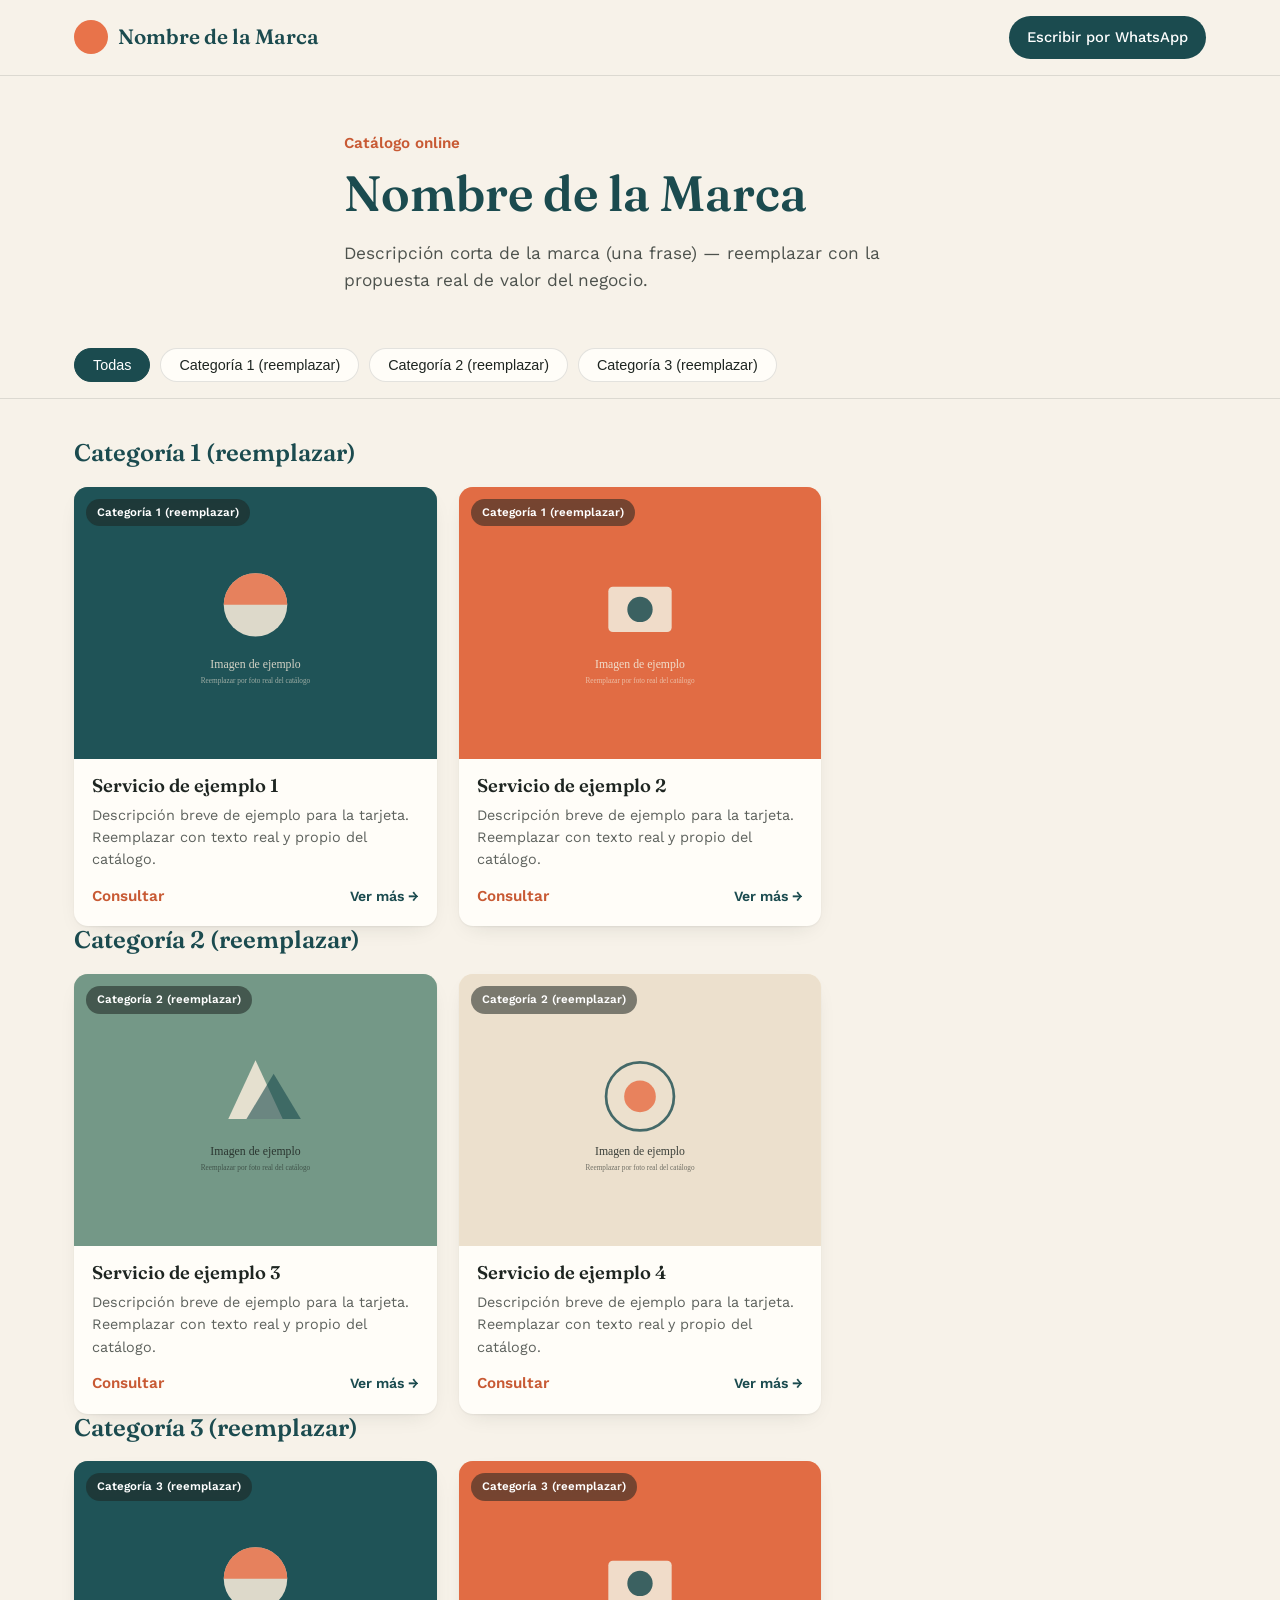
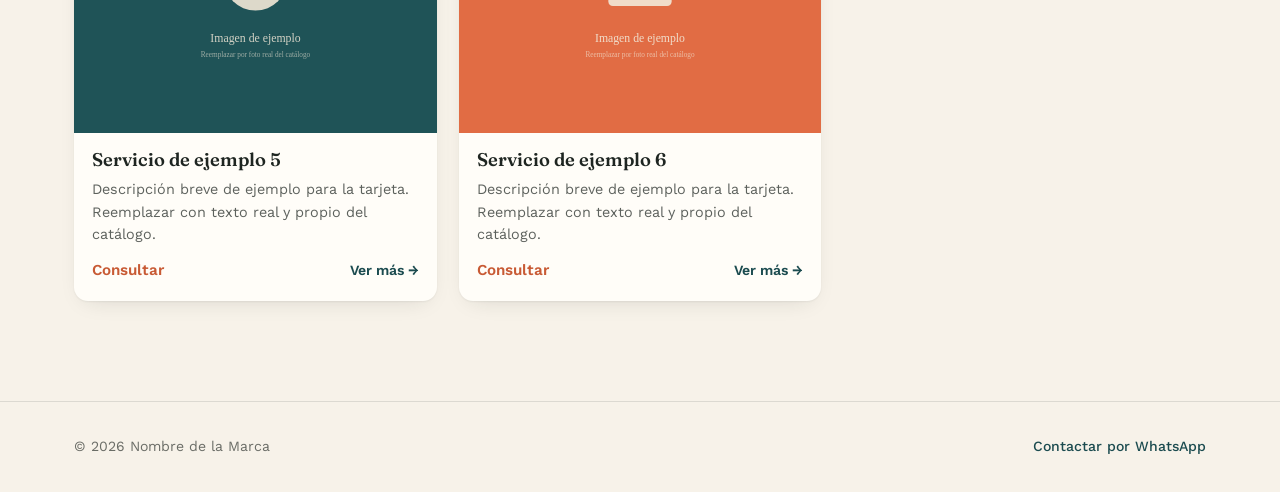
<file: sitio/index.html>
<!DOCTYPE html>
<html lang="es">
<head>
<meta charset="UTF-8">
<meta name="viewport" content="width=device-width, initial-scale=1.0">
<title>Catálogo — Rainbow Umbrella Tours</title>
<meta name="description" content="Catálogo de alojamientos.">
<link rel="stylesheet" href="css/style.css">
</head>
<body>

<header class="site-header">
  <div class="container">
    <a href="index.html" class="brand">
      <span class="brand-mark"></span>
      <span data-brand-name>Rainbow Umbrella Tours</span>
    </a>
    <div class="header-contact">
      <a class="btn-whatsapp" data-whatsapp-link data-whatsapp-msg="Hola! Quería hacer una consulta." href="#">
        <span>Escribir por WhatsApp</span>
      </a>
    </div>
  </div>
</header>

<section class="hero">
  <div class="container hero-inner">
    <span class="hero-eyebrow">Catálogo online</span>
    <h1 data-brand-name>Rainbow Umbrella Tours</h1>
    <p data-brand-desc>Nuestra especialidad es ayudarte a encontrar el lugar ideal para vos.</p>
  </div>
</section>

<nav class="category-nav">
  <div class="container">
    <div class="category-scroll" id="category-scroll"></div>
  </div>
</nav>

<main class="catalog-section">
  <div class="container" id="catalog-root"></div>
</main>

<footer class="site-footer">
  <div class="container">
    <span>© <span data-year></span> <span data-brand-name>Rainbow Umbrella Tours</span></span>
    <a data-whatsapp-link data-whatsapp-msg="Hola! Quería hacer una consulta." href="#">Contactar por WhatsApp</a>
  </div>
</footer>

<script src="js/data.js"></script>
<script src="js/main.js"></script>
</body>
</html>
</file>
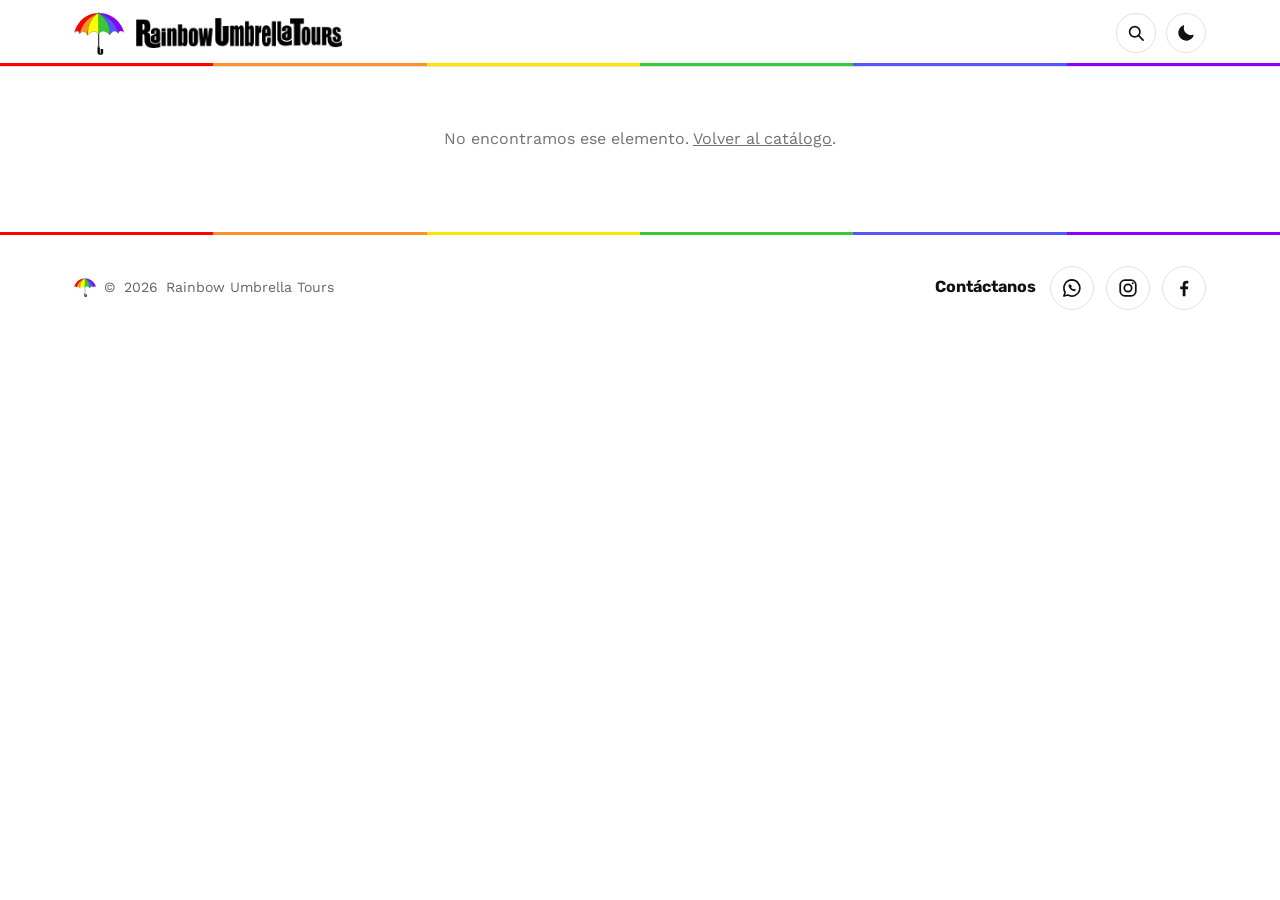
<file: ficha.html>
<!DOCTYPE html>
<html lang="es">
<head>
<meta charset="UTF-8">
<meta name="viewport" content="width=device-width, initial-scale=1.0">
<title>Detalle — Rainbow Umbrella Tours</title>
<link rel="icon" type="image/png" href="images/brand/favicon.png">
<script src="js/theme.js"></script>
<link rel="stylesheet" href="css/style.css">
</head>
<body>

<header class="site-header">
  <div class="container">
    <a href="index.html" class="brand" aria-label="Rainbow Umbrella Tours — inicio">
      <span class="brand-mark" role="presentation"></span>
      <img class="brand-wordmark brand-wordmark--light" src="images/brand/wordmark.png" alt="Rainbow Umbrella Tours" width="936" height="136">
      <img class="brand-wordmark brand-wordmark--dark" src="images/brand/wordmark-dark.png" alt="" width="936" height="136" aria-hidden="true">
    </a>
    <div class="header-contact">
      <button type="button" class="theme-toggle search-toggle" id="search-toggle" aria-label="Buscar alojamiento" aria-haspopup="dialog" aria-expanded="false" title="Buscar alojamiento">
        <svg viewBox="0 0 24 24" aria-hidden="true"><circle cx="10.5" cy="10.5" r="6.2" fill="none" stroke="currentColor" stroke-width="2"/><path d="M15.2 15.2L20.5 20.5" stroke="currentColor" stroke-width="2" stroke-linecap="round"/></svg>
      </button>
      <button type="button" class="theme-toggle" id="theme-toggle" aria-label="Activar modo oscuro" aria-pressed="false" title="Cambiar entre modo claro y oscuro">
        <svg class="icon-moon" viewBox="0 0 24 24" aria-hidden="true"><path d="M20.5 14.2A8.5 8.5 0 0 1 9.8 3.5a.6.6 0 0 0-.8-.7A9.5 9.5 0 1 0 21.2 15a.6.6 0 0 0-.7-.8z" fill="currentColor"/></svg>
        <svg class="icon-sun" viewBox="0 0 24 24" aria-hidden="true"><circle cx="12" cy="12" r="4.2" fill="currentColor"/><g stroke="currentColor" stroke-width="2" stroke-linecap="round"><path d="M12 2.5v2.2M12 19.3v2.2M2.5 12h2.2M19.3 12h2.2M5.3 5.3l1.6 1.6M17.1 17.1l1.6 1.6M18.7 5.3l-1.6 1.6M6.9 17.1l-1.6 1.6"/></g></svg>
      </button>
    </div>
  </div>
</header>

<div id="ficha-root">
  <div class="container breadcrumb">
    <a href="index.html">← Volver al catálogo</a>
  </div>

  <div class="container ficha">
    <div class="ficha-gallery" id="ficha-gallery">
      <div class="ficha-gallery-main">
        <img id="gallery-main-img" src="" alt="">
      </div>
      <div class="ficha-gallery-thumbs" id="gallery-thumbs"></div>
    </div>

    <div class="ficha-layout">
      <div>
        <div class="ficha-header">
          <div class="ficha-badges">
            <span class="ficha-tag" id="ficha-tag"></span>
            <span class="ficha-badges-extra" id="ficha-etiquetas"></span>
          </div>
          <h1 class="ficha-title" id="ficha-title"></h1>
          <p class="ficha-subtitle" id="ficha-subtitle"></p>
          <p class="ficha-location" id="ficha-location"></p>
          <p class="ficha-desc" id="ficha-desc"></p>
        </div>
        <div id="ficha-sections"></div>
      </div>

      <aside class="contact-card">
        <div class="contact-card-price" id="contact-price">Consultar</div>
        <div class="contact-card-price-label">Precio informado por el negocio</div>
        <a class="btn-whatsapp" id="contact-whatsapp" href="#">
          <span>Consultar por WhatsApp</span>
        </a>
        <div id="contact-details"></div>
        <div class="social-links" id="social-links"></div>
      </aside>
    </div>
  </div>
</div>

<footer class="site-footer">
  <div class="container">
    <span>© <span data-year></span> <span data-brand-name>Rainbow Umbrella Tours</span></span>
    <div class="footer-contact">
      <span class="footer-contact-title">Contáctanos</span>
      <ul class="social-icons">
        <li><a class="social-icon" data-whatsapp-link data-whatsapp-msg="Hola! Quería hacer una consulta." href="#" target="_blank" rel="noopener noreferrer" aria-label="WhatsApp" title="WhatsApp">
          <svg viewBox="0 0 24 24" aria-hidden="true"><path d="M12 3.2a8.8 8.8 0 0 0-7.5 13.4L3.2 20.8l4.3-1.1A8.8 8.8 0 1 0 12 3.2z" fill="none" stroke="currentColor" stroke-width="1.8" stroke-linejoin="round"/><path d="M9 7.9c-.4.4-.9 1.1-.7 2 .4 2.3 3.2 5.1 5.6 5.5.9.2 1.6-.3 2-.7l.3-.9-1.9-1.1-.8.7c-.9-.4-1.9-1.3-2.4-2.3l.7-.8-1-1.9-.8.1z" fill="currentColor"/></svg>
        </a></li>
        <li><a class="social-icon" data-social="instagram" href="#" target="_blank" rel="noopener noreferrer" aria-label="Instagram" title="Instagram">
          <svg viewBox="0 0 24 24" aria-hidden="true"><rect x="3.5" y="3.5" width="17" height="17" rx="5" fill="none" stroke="currentColor" stroke-width="1.9"/><circle cx="12" cy="12" r="4" fill="none" stroke="currentColor" stroke-width="1.9"/><circle cx="17.2" cy="6.8" r="1.1" fill="currentColor"/></svg>
        </a></li>
        <li><a class="social-icon" data-social="facebook" href="#" target="_blank" rel="noopener noreferrer" aria-label="Facebook" title="Facebook">
          <svg viewBox="0 0 24 24" aria-hidden="true"><path d="M13.6 21v-7.6h2.6l.4-3h-3V8.5c0-.9.3-1.5 1.5-1.5h1.6V4.3c-.3 0-1.2-.1-2.3-.1-2.3 0-3.8 1.4-3.8 3.9v2.3H7.9v3h2.7V21h3z" fill="currentColor"/></svg>
        </a></li>
      </ul>
    </div>
  </div>
</footer>

<script src="js/data.js"></script>
<script src="js/main.js"></script>
<script src="js/search.js"></script>
</body>
</html>
</file>
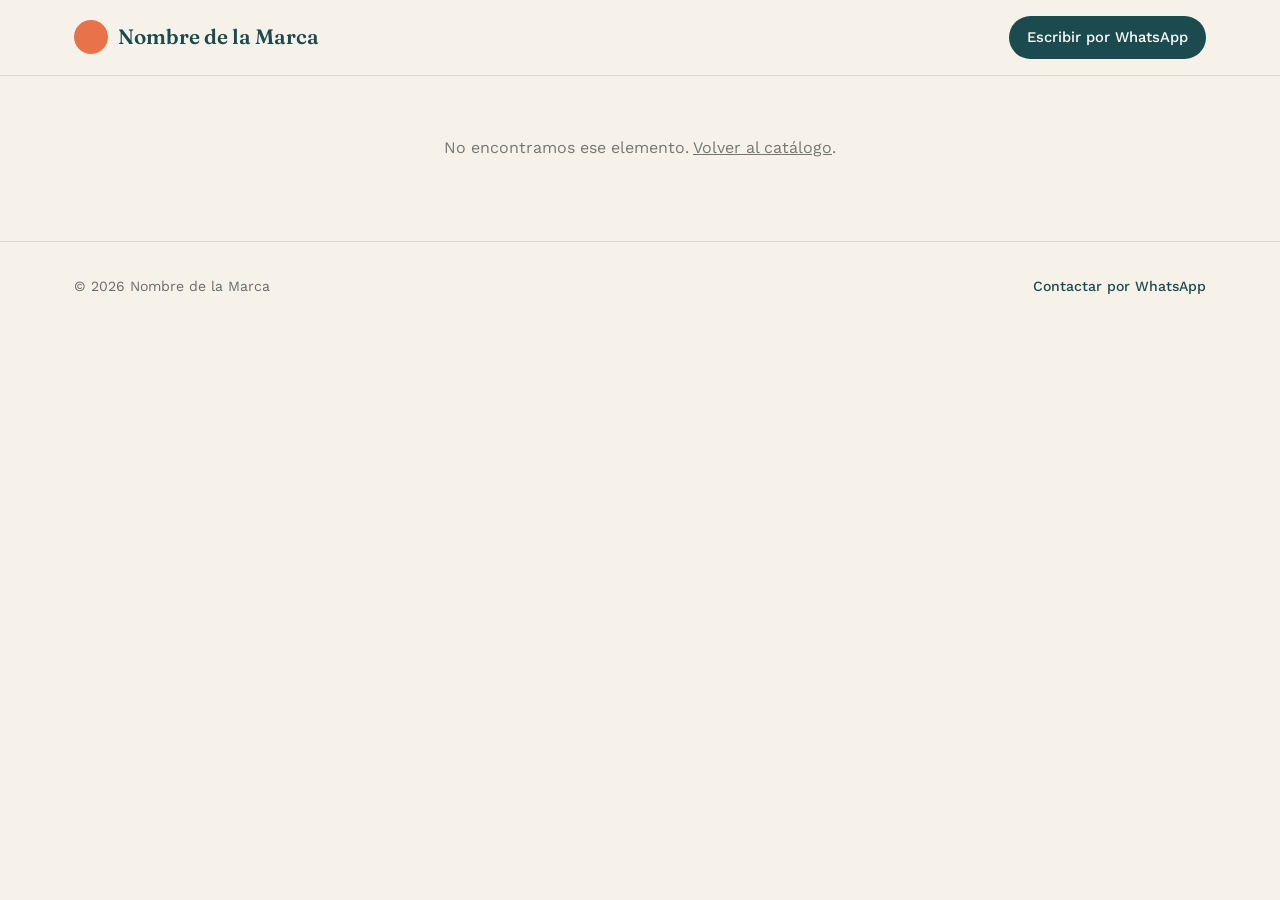
<file: sitio/ficha.html>
<!DOCTYPE html>
<html lang="es">
<head>
<meta charset="UTF-8">
<meta name="viewport" content="width=device-width, initial-scale=1.0">
<title>Detalle — Nombre de la Marca</title>
<link rel="stylesheet" href="css/style.css">
</head>
<body>

<header class="site-header">
  <div class="container">
    <a href="index.html" class="brand">
      <span class="brand-mark"></span>
      <span data-brand-name>Nombre de la Marca</span>
    </a>
    <div class="header-contact">
      <a class="btn-whatsapp" data-whatsapp-link data-whatsapp-msg="Hola! Quería hacer una consulta." href="#">
        <span>Escribir por WhatsApp</span>
      </a>
    </div>
  </div>
</header>

<div id="ficha-root">
  <div class="container breadcrumb">
    <a href="index.html">← Volver al catálogo</a>
  </div>

  <div class="container ficha">
    <div class="ficha-gallery">
      <div class="ficha-gallery-main">
        <img id="gallery-main-img" src="" alt="">
      </div>
      <div class="ficha-gallery-thumbs" id="gallery-thumbs"></div>
    </div>

    <div class="ficha-layout">
      <div>
        <div class="ficha-header">
          <span class="ficha-tag" id="ficha-tag"></span>
          <h1 class="ficha-title" id="ficha-title"></h1>
          <p class="ficha-desc" id="ficha-desc"></p>
        </div>
        <div class="ficha-features" id="ficha-features"></div>
      </div>

      <aside class="contact-card">
        <div class="contact-card-price" id="contact-price">Consultar</div>
        <div class="contact-card-price-label">Precio informado por el negocio</div>
        <a class="btn-whatsapp" id="contact-whatsapp" href="#">
          <span>Consultar por WhatsApp</span>
        </a>
        <div id="contact-details"></div>
        <div class="social-links" id="social-links"></div>
      </aside>
    </div>
  </div>
</div>

<footer class="site-footer">
  <div class="container">
    <span>© <span data-year></span> <span data-brand-name>Nombre de la Marca</span></span>
    <a data-whatsapp-link data-whatsapp-msg="Hola! Quería hacer una consulta." href="#">Contactar por WhatsApp</a>
  </div>
</footer>

<script src="js/data.js"></script>
<script src="js/main.js"></script>
</body>
</html>
</file>
<file: sitio/css/style.css>
@import url('https://fonts.googleapis.com/css2?family=Fraunces:opsz,wght@9..144,400;9..144,600;9..144,700&family=Work+Sans:wght@400;500;600&display=swap');

/* ============================================
   DESIGN TOKENS
   Reemplazar estos valores cuando llegue la
   identidad visual real del catálogo.
   ============================================ */
:root{
  --color-bg: #F7F2E9;
  --color-bg-alt: #EFE6D3;
  --color-ink: #1E2521;
  --color-primary: #1B4B4F;
  --color-primary-light: #2C6266;
  --color-accent: #E8734A;
  --color-accent-dark: #C85A34;
  --color-sage: #7A9E8E;
  --color-line: rgba(30,37,33,0.12);
  --color-card-bg: #FFFDF8;

  --font-display: 'Fraunces', Georgia, serif;
  --font-body: 'Work Sans', -apple-system, sans-serif;

  --radius-s: 6px;
  --radius-m: 14px;
  --shadow-card: 0 1px 2px rgba(30,37,33,0.06), 0 8px 24px -12px rgba(30,37,33,0.18);
  --max-width: 1180px;
}

*{ box-sizing: border-box; }
html{ scroll-behavior: smooth; }
body{
  margin: 0;
  font-family: var(--font-body);
  color: var(--color-ink);
  background: var(--color-bg);
  line-height: 1.55;
}
img{ max-width: 100%; display: block; }
a{ color: inherit; }
h1,h2,h3{ font-family: var(--font-display); margin: 0; line-height: 1.15; }
p{ margin: 0; }

.container{
  max-width: var(--max-width);
  margin: 0 auto;
  padding: 0 24px;
}

/* ---------- Header ---------- */
.site-header{
  position: sticky;
  top: 0;
  z-index: 20;
  background: var(--color-bg);
  border-bottom: 1px solid var(--color-line);
}
.site-header .container{
  display: flex;
  align-items: center;
  justify-content: space-between;
  padding-top: 16px;
  padding-bottom: 16px;
  gap: 16px;
}
.brand{
  display: flex;
  align-items: center;
  gap: 10px;
  font-family: var(--font-display);
  font-size: 1.3rem;
  font-weight: 600;
  text-decoration: none;
  color: var(--color-primary);
}
.brand-mark{
  width: 34px;
  height: 34px;
  border-radius: 50%;
  background: var(--color-accent);
  flex-shrink: 0;
}
.header-contact{
  display: flex;
  align-items: center;
  gap: 12px;
}
.btn-whatsapp{
  display: inline-flex;
  align-items: center;
  gap: 8px;
  background: var(--color-primary);
  color: #fff;
  text-decoration: none;
  padding: 10px 18px;
  border-radius: 999px;
  font-size: 0.92rem;
  font-weight: 500;
  white-space: nowrap;
  transition: background 0.15s ease;
}
.btn-whatsapp:hover{ background: var(--color-primary-light); }

/* ---------- Hero ---------- */
.hero{
  padding: 56px 0 40px;
}
.hero-inner{
  max-width: 640px;
}
.hero-eyebrow{
  color: var(--color-accent-dark);
  font-weight: 600;
  font-size: 0.95rem;
  margin-bottom: 10px;
  display: block;
}
.hero h1{
  font-size: clamp(2rem, 4.5vw, 3.1rem);
  font-weight: 600;
  color: var(--color-primary);
}
.hero p{
  margin-top: 18px;
  font-size: 1.08rem;
  color: rgba(30,37,33,0.78);
  max-width: 52ch;
}

/* ---------- Category nav ---------- */
.category-nav{
  position: sticky;
  top: 67px;
  z-index: 15;
  background: var(--color-bg);
  border-bottom: 1px solid var(--color-line);
  padding: 14px 0;
}
.category-scroll{
  display: flex;
  gap: 10px;
  overflow-x: auto;
  scrollbar-width: none;
  padding-bottom: 2px;
}
.category-scroll::-webkit-scrollbar{ display: none; }
.category-pill{
  flex-shrink: 0;
  border: 1px solid var(--color-line);
  background: var(--color-card-bg);
  padding: 8px 18px;
  border-radius: 999px;
  font-size: 0.9rem;
  font-weight: 500;
  cursor: pointer;
  color: var(--color-ink);
  transition: all 0.15s ease;
}
.category-pill:hover{ border-color: var(--color-primary); }
.category-pill.active{
  background: var(--color-primary);
  border-color: var(--color-primary);
  color: #fff;
}

/* ---------- Grid & Cards ---------- */
.catalog-section{ padding: 40px 0 80px; }
.category-heading{
  font-size: 1.5rem;
  font-weight: 600;
  color: var(--color-primary);
  margin: 44px 0 20px;
}
.category-heading:first-child{ margin-top: 0; }

.card-grid{
  display: grid;
  grid-template-columns: repeat(auto-fill, minmax(270px, 1fr));
  gap: 22px;
}
.card{
  background: var(--color-card-bg);
  border-radius: var(--radius-m);
  overflow: hidden;
  box-shadow: var(--shadow-card);
  text-decoration: none;
  color: var(--color-ink);
  display: flex;
  flex-direction: column;
  transition: transform 0.18s ease;
}
.card:hover{ transform: translateY(-3px); }
.card-image{
  aspect-ratio: 4 / 3;
  overflow: hidden;
  position: relative;
  background: var(--color-bg-alt);
}
.card-image img{
  width: 100%;
  height: 100%;
  object-fit: cover;
}
.card-tag{
  position: absolute;
  top: 12px;
  left: 12px;
  background: rgba(30,37,33,0.55);
  color: #fff;
  font-size: 0.72rem;
  font-weight: 600;
  padding: 5px 11px;
  border-radius: 999px;
  backdrop-filter: blur(2px);
}
.card-body{
  padding: 16px 18px 18px;
  display: flex;
  flex-direction: column;
  gap: 8px;
  flex: 1;
}
.card-title{
  font-family: var(--font-display);
  font-size: 1.15rem;
  font-weight: 600;
}
.card-desc{
  font-size: 0.9rem;
  color: rgba(30,37,33,0.72);
  flex: 1;
}
.card-footer{
  display: flex;
  align-items: center;
  justify-content: space-between;
  margin-top: 6px;
}
.card-price{
  font-weight: 600;
  color: var(--color-accent-dark);
  font-size: 0.95rem;
}
.card-link{
  font-size: 0.88rem;
  font-weight: 600;
  color: var(--color-primary);
}

.empty-state{
  padding: 60px 20px;
  text-align: center;
  color: rgba(30,37,33,0.6);
}

/* ---------- Ficha (detalle) ---------- */
.breadcrumb{
  padding: 22px 0 0;
  font-size: 0.88rem;
  color: rgba(30,37,33,0.6);
}
.breadcrumb a{ text-decoration: none; color: var(--color-primary); }

.ficha{ padding: 20px 0 70px; }
.ficha-gallery{
  display: grid;
  grid-template-columns: 2fr 1fr;
  gap: 10px;
  border-radius: var(--radius-m);
  overflow: hidden;
  margin-bottom: 30px;
}
.ficha-gallery-main{
  aspect-ratio: 4/3;
  background: var(--color-bg-alt);
}
.ficha-gallery-main img{ width:100%; height:100%; object-fit: cover; }
.ficha-gallery-thumbs{
  display: grid;
  grid-template-rows: repeat(2, 1fr);
  gap: 10px;
}
.ficha-gallery-thumbs img{
  width: 100%;
  height: 100%;
  object-fit: cover;
  cursor: pointer;
}
.ficha-gallery-thumbs > div{ overflow: hidden; background: var(--color-bg-alt); }

.ficha-layout{
  display: grid;
  grid-template-columns: 1.6fr 1fr;
  gap: 40px;
  align-items: start;
}
.ficha-header{ margin-bottom: 18px; }
.ficha-tag{
  display: inline-block;
  background: var(--color-sage);
  color: #fff;
  font-size: 0.75rem;
  font-weight: 600;
  padding: 5px 12px;
  border-radius: 999px;
  margin-bottom: 12px;
}
.ficha-title{
  font-size: clamp(1.6rem, 3.5vw, 2.3rem);
  color: var(--color-primary);
  font-weight: 600;
}
.ficha-desc{
  margin-top: 18px;
  color: rgba(30,37,33,0.82);
  font-size: 1.02rem;
}
.ficha-features{
  margin-top: 26px;
}
.ficha-features h3{
  font-size: 1.05rem;
  margin-bottom: 12px;
  color: var(--color-primary);
}
.ficha-features ul{
  list-style: none;
  margin: 0;
  padding: 0;
  display: grid;
  grid-template-columns: repeat(auto-fill, minmax(180px,1fr));
  gap: 10px;
}
.ficha-features li{
  font-size: 0.92rem;
  padding-left: 20px;
  position: relative;
}
.ficha-features li::before{
  content: '';
  position: absolute;
  left: 0;
  top: 8px;
  width: 8px;
  height: 8px;
  border-radius: 50%;
  background: var(--color-accent);
}

.contact-card{
  background: var(--color-card-bg);
  border: 1px solid var(--color-line);
  border-radius: var(--radius-m);
  padding: 24px;
  position: sticky;
  top: 150px;
}
.contact-card-price{
  font-size: 1.4rem;
  font-weight: 600;
  color: var(--color-accent-dark);
  margin-bottom: 4px;
}
.contact-card-price-label{
  font-size: 0.82rem;
  color: rgba(30,37,33,0.6);
  margin-bottom: 18px;
}
.contact-card .btn-whatsapp{
  width: 100%;
  justify-content: center;
  padding: 13px 18px;
  margin-bottom: 10px;
}
.contact-detail{
  display: flex;
  gap: 10px;
  font-size: 0.9rem;
  margin-top: 12px;
  color: rgba(30,37,33,0.78);
}
.contact-detail strong{ color: var(--color-ink); font-weight: 600; }
.social-links{
  display: flex;
  gap: 10px;
  margin-top: 16px;
}
.social-links a{
  border: 1px solid var(--color-line);
  border-radius: var(--radius-s);
  padding: 8px 14px;
  font-size: 0.85rem;
  text-decoration: none;
  font-weight: 500;
}

/* ---------- Footer ---------- */
.site-footer{
  border-top: 1px solid var(--color-line);
  padding: 34px 0;
  margin-top: 20px;
}
.site-footer .container{
  display: flex;
  flex-wrap: wrap;
  gap: 12px;
  align-items: center;
  justify-content: space-between;
  font-size: 0.88rem;
  color: rgba(30,37,33,0.65);
}
.site-footer a{ text-decoration: none; color: var(--color-primary); font-weight: 500; }

/* ---------- Responsive ---------- */
@media (max-width: 860px){
  .ficha-layout{ grid-template-columns: 1fr; }
  .contact-card{ position: static; }
  .ficha-gallery{ grid-template-columns: 1fr; }
  .ficha-gallery-thumbs{ grid-template-columns: repeat(4,1fr); grid-template-rows: none; }
}
@media (max-width: 560px){
  .header-contact .btn-whatsapp span{ display: none; }
  .hero{ padding: 40px 0 28px; }
  .card-grid{ grid-template-columns: repeat(auto-fill, minmax(150px,1fr)); gap: 14px; }
}
</file>
<file: css/style.css>
@import url('https://fonts.googleapis.com/css2?family=Fraunces:ital,wght@0,400;0,500;1,400&family=Rubik:wght@600;700;800&family=Work+Sans:wght@400;500;600&display=swap');

/* ============================================
   DESIGN TOKENS
   Paleta oficial tomada de la imagen de
   identidad de Rainbow Umbrella Tours.
   ============================================ */
:root{
  /* Identidad Rainbow Umbrella Tours: blanco + negro + arcoíris como acento */
  --color-bg: #FFFFFF;
  --color-bg-alt: #FFF6E3;
  --color-ink: #111111;
  --color-primary: #111111;
  --color-primary-light: #D81B7E;   /* hover de botones: fucsia */
  --color-accent: #E0218A;
  --color-accent-dark: #B8156C;
  --color-sage: #D81B7E;            /* etiquetas / subtítulos: fucsia */
  --color-line: rgba(var(--ink-rgb),0.12);
  --color-card-bg: #FFFFFF;

  --rb-red: #FF0200;
  --rb-orange: #FD922A;
  --rb-yellow: #FFE600;
  --rb-green: #37C737;
  --rb-blue: #5656FE;
  --rb-violet: #8D01FF;
  --rb-peach: #F7D084;
  --rb-gradient: linear-gradient(90deg, var(--rb-red) 0 16.66%, var(--rb-orange) 0 33.33%, var(--rb-yellow) 0 50%, var(--rb-green) 0 66.66%, var(--rb-blue) 0 83.33%, var(--rb-violet) 0);

  --font-display: 'Rubik', 'Work Sans', -apple-system, sans-serif;
  --font-body: 'Work Sans', -apple-system, sans-serif;

  --radius-s: 6px;
  --radius-m: 14px;
  --shadow-card: 0 1px 2px rgba(var(--ink-rgb),0.06), 0 8px 24px -12px rgba(var(--ink-rgb),0.2);
  --max-width: 1180px;
  --header-h: 66px;

  /* Tema (modo claro: valores de siempre) */
  --ink-rgb: 17,17,17;
  --color-stripe: #F8E3B8;
  --color-violet-text: #8D01FF;
  --btn-bg: #111111;
  --btn-fg: #FFFFFF;
  --btn-hover-bg: var(--rb-peach);   /* naranja pastel */
  --btn-hover-fg: #111111;
  --btn-shadow: #111111;             /* sombra negra */
  --focus-ring: #111111;
  --umbrella-img: url('../images/brand/umbrella.png');
  color-scheme: light;
}

/* ---------- MODO OSCURO ----------
   Mismas variables, valores oscuros cálidos (no negro puro). Se activa con
   <html data-theme="dark"> (ver js/theme.js). */
html[data-theme="dark"]{
  --ink-rgb: 244,240,234;
  --color-bg: #18171D;
  --color-bg-alt: #23212B;
  --color-card-bg: #201E27;
  --color-ink: #F4F0EA;
  --color-primary: #38353F;
  --color-accent: #EE5DA6;
  --color-accent-dark: #F7D084;      /* acento naranja pastel */
  --color-sage: #D81B7E;
  --color-stripe: #2C2935;
  --color-violet-text: #C9A3FF;
  --shadow-card: 0 1px 2px rgba(0,0,0,0.45), 0 10px 26px -14px rgba(0,0,0,0.75);

  --btn-bg: #F4F0EA;
  --btn-fg: #18171D;
  --btn-hover-bg: #F7D084;
  --btn-hover-fg: #18171D;
  --btn-shadow: #000000;
  --focus-ring: #F7D084;
  --umbrella-img: url('../images/brand/umbrella-dark.png');
  color-scheme: dark;
}

*{ box-sizing: border-box; }
html{ scroll-behavior: smooth; }
body{
  margin: 0;
  font-family: var(--font-body);
  color: var(--color-ink);
  background: var(--color-bg);
  line-height: 1.55;
}
img{ max-width: 100%; display: block; }
a{ color: inherit; }
h1,h2,h3{ font-family: var(--font-display); margin: 0; line-height: 1.15; }
p{ margin: 0; }

.container{
  max-width: var(--max-width);
  margin: 0 auto;
  padding: 0 24px;
}

/* ---------- Header ---------- */
.site-header{
  position: sticky;
  top: 0;
  z-index: 20;
  background: var(--color-bg);
  border-bottom: 1px solid var(--color-line);
}
.site-header .container{
  display: flex;
  align-items: center;
  justify-content: space-between;
  height: var(--header-h);
  padding-top: 0;
  padding-bottom: 0;
  gap: 16px;
}
.brand{
  display: flex;
  align-items: center;
  gap: 10px;
  font-family: var(--font-display);
  font-size: 1.3rem;
  font-weight: 600;
  text-decoration: none;
  color: var(--color-primary);
}
.brand-mark{
  width: 34px;
  height: 34px;
  border-radius: 50%;
  background: var(--color-accent);
  flex-shrink: 0;
}
.header-contact{
  display: flex;
  align-items: center;
  gap: 12px;
}
.btn-whatsapp{
  display: inline-flex;
  align-items: center;
  gap: 8px;
  background: var(--color-primary);
  color: #fff;
  text-decoration: none;
  padding: 10px 18px;
  border-radius: 999px;
  font-size: 0.92rem;
  font-weight: 500;
  white-space: nowrap;
  transition: background 0.15s ease;
}
.btn-whatsapp:hover{ background: var(--color-primary-light); }

/* ---------- Hero ---------- */
.hero{
  padding: 56px 0 40px;
}
.hero-inner{
  max-width: 640px;
}
.hero-eyebrow{
  color: var(--color-accent-dark);
  font-weight: 600;
  font-size: 0.95rem;
  margin-bottom: 10px;
  display: block;
}
.hero h1{
  font-size: clamp(2rem, 4.5vw, 3.1rem);
  font-weight: 600;
  color: var(--color-primary);
}
.hero p{
  margin-top: 18px;
  font-size: 1.08rem;
  color: rgba(var(--ink-rgb),0.78);
  max-width: 52ch;
}

/* ---------- Category nav ---------- */
.category-nav{
  position: sticky;
  top: 67px;
  z-index: 15;
  background: var(--color-bg);
  border-bottom: 1px solid var(--color-line);
  padding: 14px 0;
}
.category-scroll{
  display: flex;
  gap: 10px;
  overflow-x: auto;
  scrollbar-width: none;
  padding-bottom: 2px;
}
.category-scroll::-webkit-scrollbar{ display: none; }
.category-pill{
  flex-shrink: 0;
  border: 1px solid var(--color-line);
  background: var(--color-card-bg);
  padding: 8px 18px;
  border-radius: 999px;
  font-size: 0.9rem;
  font-weight: 500;
  cursor: pointer;
  color: var(--color-ink);
  transition: all 0.15s ease;
}
.category-pill:hover{ border-color: var(--color-primary); }
.category-pill.active{
  background: var(--color-primary);
  border-color: var(--color-primary);
  color: #fff;
}

/* ---------- Grid & Cards ---------- */
.catalog-section{ padding: 40px 0 80px; }
.category-heading{
  font-size: 1.5rem;
  font-weight: 600;
  color: var(--color-primary);
  margin: 44px 0 20px;
}
.category-heading:first-child{ margin-top: 0; }

.card-grid{
  display: grid;
  grid-template-columns: repeat(auto-fill, minmax(270px, 1fr));
  gap: 22px;
}
.card{
  background: var(--color-card-bg);
  border-radius: var(--radius-m);
  overflow: hidden;
  box-shadow: var(--shadow-card);
  text-decoration: none;
  color: var(--color-ink);
  display: flex;
  flex-direction: column;
  transition: transform 0.18s ease;
}
.card:hover{ transform: translateY(-3px); }
.card-image{
  aspect-ratio: 4 / 3;
  overflow: hidden;
  position: relative;
  background: var(--color-bg-alt);
}
.card-image img{
  width: 100%;
  height: 100%;
  object-fit: cover;
}
.card-image-pending{
  width: 100%;
  height: 100%;
  display: flex;
  align-items: center;
  justify-content: center;
  text-align: center;
  padding: 16px;
  font-size: 0.85rem;
  color: rgba(var(--ink-rgb),0.55);
  background: repeating-linear-gradient(135deg, var(--color-bg-alt), var(--color-bg-alt) 10px, var(--color-stripe) 10px, var(--color-stripe) 20px);
}
.card-type{
  font-size: 0.82rem;
  color: var(--color-sage);
  font-weight: 600;
  margin-top: -4px;
}
.card-tag{
  position: absolute;
  top: 12px;
  left: 12px;
  background: rgba(17,17,17,0.55);
  color: #fff;
  font-size: 0.72rem;
  font-weight: 600;
  padding: 5px 11px;
  border-radius: 999px;
  backdrop-filter: blur(2px);
}
.card-body{
  padding: 16px 18px 18px;
  display: flex;
  flex-direction: column;
  gap: 8px;
  flex: 1;
}
.card-title{
  font-family: var(--font-display);
  font-size: 1.15rem;
  font-weight: 600;
}
.card-desc{
  font-size: 0.9rem;
  color: rgba(var(--ink-rgb),0.72);
  flex: 1;
}
.card-footer{
  display: flex;
  align-items: center;
  justify-content: space-between;
  margin-top: 6px;
}
.card-price{
  font-weight: 600;
  color: var(--color-accent-dark);
  font-size: 0.95rem;
}
.card-link{
  font-size: 0.88rem;
  font-weight: 600;
  color: var(--color-primary);
}

.empty-state{
  padding: 60px 20px;
  text-align: center;
  color: rgba(var(--ink-rgb),0.6);
}

/* ---------- Ficha (detalle) ---------- */
.breadcrumb{
  padding: 22px 0 0;
  font-size: 0.88rem;
  color: rgba(var(--ink-rgb),0.6);
}
.breadcrumb a{ text-decoration: none; color: var(--color-primary); }

.ficha{ padding: 20px 0 70px; }
.ficha-gallery{
  display: grid;
  grid-template-columns: 2fr 1fr;
  gap: 10px;
  border-radius: var(--radius-m);
  overflow: hidden;
  margin-bottom: 30px;
}
.ficha-gallery-main{
  aspect-ratio: 4/3;
  background: var(--color-bg-alt);
}
.ficha-gallery-main img{ width:100%; height:100%; object-fit: cover; }
.ficha-gallery-thumbs{
  display: grid;
  grid-template-columns: repeat(2, 1fr);
  grid-template-rows: repeat(2, 1fr);
  gap: 10px;
}
.ficha-gallery-thumbs img{
  width: 100%;
  height: 100%;
  object-fit: cover;
  cursor: pointer;
}
.ficha-gallery-thumbs > div{ overflow: hidden; background: var(--color-bg-alt); }

.ficha-layout{
  display: grid;
  grid-template-columns: 1.6fr 1fr;
  gap: 40px;
  align-items: start;
}
.ficha-header{ margin-bottom: 18px; }
.ficha-tag{
  display: inline-block;
  background: var(--color-sage);
  color: #fff;
  font-size: 0.75rem;
  font-weight: 600;
  padding: 5px 12px;
  border-radius: 999px;
  margin-bottom: 12px;
}
.ficha-title{
  font-size: clamp(1.6rem, 3.5vw, 2.3rem);
  color: var(--color-primary);
  font-weight: 600;
}
.ficha-subtitle{
  margin-top: 6px;
  font-size: 1.02rem;
  font-weight: 600;
  color: var(--color-sage);
}
.ficha-desc{
  margin-top: 18px;
  color: rgba(var(--ink-rgb),0.82);
  font-size: 1.02rem;
}
.gallery-pending{
  aspect-ratio: 16/7;
  display: flex;
  align-items: center;
  justify-content: center;
  text-align: center;
  padding: 24px;
  color: rgba(var(--ink-rgb),0.6);
  font-size: 0.95rem;
  background: repeating-linear-gradient(135deg, var(--color-bg-alt), var(--color-bg-alt) 12px, var(--color-stripe) 12px, var(--color-stripe) 24px);
  border-radius: var(--radius-m);
}
.ficha-features{
  margin-top: 26px;
}
.ficha-features h3{
  font-size: 1.05rem;
  margin-bottom: 12px;
  color: var(--color-primary);
}
.ficha-features ul{
  list-style: none;
  margin: 0;
  padding: 0;
  display: grid;
  grid-template-columns: repeat(auto-fill, minmax(180px,1fr));
  gap: 10px;
}
.ficha-features li{
  font-size: 0.92rem;
  padding-left: 20px;
  position: relative;
}
.ficha-features li::before{
  content: '';
  position: absolute;
  left: 0;
  top: 8px;
  width: 8px;
  height: 8px;
  border-radius: 50%;
  background: var(--color-accent);
}

.contact-card{
  background: var(--color-card-bg);
  border: 1px solid var(--color-line);
  border-radius: var(--radius-m);
  padding: 24px;
  position: sticky;
  top: 150px;
}
.contact-card-price{
  font-size: 1.4rem;
  font-weight: 600;
  color: var(--color-accent-dark);
  margin-bottom: 4px;
}
.contact-card-price-label{
  font-size: 0.82rem;
  color: rgba(var(--ink-rgb),0.6);
  margin-bottom: 18px;
}
.contact-card .btn-whatsapp{
  width: 100%;
  justify-content: center;
  padding: 13px 18px;
  margin-bottom: 10px;
}
.contact-detail{
  display: flex;
  gap: 10px;
  font-size: 0.9rem;
  margin-top: 12px;
  color: rgba(var(--ink-rgb),0.78);
}
.contact-detail strong{ color: var(--color-ink); font-weight: 600; }
.social-links{
  display: flex;
  gap: 10px;
  margin-top: 16px;
}
.social-links a{
  border: 1px solid var(--color-line);
  border-radius: var(--radius-s);
  padding: 8px 14px;
  font-size: 0.85rem;
  text-decoration: none;
  font-weight: 500;
}

/* ---------- Footer ---------- */
.site-footer{
  border-top: 1px solid var(--color-line);
  padding: 34px 0;
  margin-top: 20px;
}
.site-footer .container{
  display: flex;
  flex-wrap: wrap;
  gap: 12px;
  align-items: center;
  justify-content: space-between;
  font-size: 0.88rem;
  color: rgba(var(--ink-rgb),0.65);
}
.site-footer a{ text-decoration: none; color: var(--color-primary); font-weight: 500; }

/* ---------- Responsive ---------- */
@media (max-width: 860px){
  .ficha-layout{ grid-template-columns: 1fr; }
  .contact-card{ position: static; }
  .ficha-gallery{ grid-template-columns: 1fr; }
  .ficha-gallery-thumbs{ grid-template-columns: repeat(4,1fr); grid-template-rows: none; }
}
@media (max-width: 560px){
  .header-contact .btn-whatsapp span{ display: none; }
  .hero{ padding: 40px 0 28px; }
  .card-grid{ grid-template-columns: repeat(auto-fill, minmax(150px,1fr)); gap: 14px; }
}

/* ---------- Ficha reutilizable: etiquetas, ubicación, emojis ---------- */
.ficha-badges{ display: flex; flex-wrap: wrap; gap: 8px; margin-bottom: 12px; }
.ficha-badges .ficha-tag{ margin-bottom: 0; }
.ficha-badges-extra{ display: contents; }
.ficha-tag--badge{ background: var(--color-primary); }
.ficha-location{ margin-top: 6px; font-size: 0.95rem; color: rgba(var(--ink-rgb),0.72); }
.ficha-features li.has-emoji{ padding-left: 0; }
.ficha-features li.has-emoji::before{ display: none; }
.gallery-pending{ grid-column: 1 / -1; }
@media (max-width: 860px){
  .ficha-gallery-thumbs > div{ aspect-ratio: 4 / 3; }
}


/* =====================================================================
   BRANDING — Rainbow Umbrella Tours
   Solo apariencia (colores, tipografía, acentos). No altera estructura
   ni lógica. Paraguas = elemento gráfico recurrente, usado con sobriedad.
   ===================================================================== */

/* Tipografía: títulos fuertes y modernos, texto largo legible */
h1, h2, h3, .brand, .card-title, .ficha-title{ font-weight: 700; letter-spacing: -0.01em; }
.hero h1{ font-weight: 800; }

/* ---------- Header + logo ---------- */
.site-header{ border-bottom-color: var(--color-line); }
.site-header::after{            /* línea arcoíris fina bajo el header */
  content: '';
  position: absolute;
  left: 0; right: 0; bottom: 0;
  height: 3px;
  background: var(--rb-gradient);
}
.brand{ gap: 12px; color: var(--color-ink); }
.brand-mark{
  width: 50px;
  height: 43px;
  border-radius: 0;
  background: var(--umbrella-img) center / contain no-repeat;
  transition: transform .35s ease;
}
.brand:hover .brand-mark{ transform: rotate(-4deg); }
/* Nombre de la marca = imagen real del logotipo (versión clara / oscura) */
.brand-wordmark{ display: block; height: 42px; width: auto; flex-shrink: 0; object-fit: contain; }
.brand-wordmark--dark{ display: none; }
html[data-theme="dark"] .brand-wordmark--light{ display: none; }
html[data-theme="dark"] .brand-wordmark--dark{ display: block; }

/* ---------- Botones ----------
   Reposo: negro (blanco cálido en modo oscuro).
   hover / foco / pulsado: naranja pastel + sombra negra, sutil. */
.btn-whatsapp, .category-pill, .theme-toggle{
  transition: background-color .22s ease, color .22s ease, border-color .22s ease, box-shadow .22s ease, transform .15s ease;
}
.btn-whatsapp{ background: var(--btn-bg); color: var(--btn-fg); }
.btn-whatsapp:hover,
.btn-whatsapp:focus-visible{
  background: var(--btn-hover-bg);
  color: var(--btn-hover-fg);
  box-shadow: 0 3px 0 -1px var(--btn-shadow);
}
.btn-whatsapp:active{
  background: var(--btn-hover-bg);
  color: var(--btn-hover-fg);
  box-shadow: 0 1px 0 -1px var(--btn-shadow);
  transform: translateY(2px);
}
/* Anillo de foco visible (teclado) en todos los controles */
a:focus-visible, button:focus-visible{ outline: 3px solid var(--focus-ring); outline-offset: 3px; }

/* ---------- Hero ---------- */
.hero{ position: relative; }
.hero-eyebrow{ color: var(--color-accent-dark); }
.hero-wordmark{ margin: 0; line-height: 0; }
.hero-wordmark-img{ display: block; width: clamp(250px, 36vw, 340px); height: auto; max-width: 100%; }
.hero-wordmark-img--dark{ display: none; }
html[data-theme="dark"] .hero-wordmark-img--light{ display: none; }
html[data-theme="dark"] .hero-wordmark-img--dark{ display: block; }
/* Paraguas de marca decorativo: solo en pantallas anchas, a la derecha del
   texto (el bloque de texto está centrado y mide 640px, así que nunca lo tapa). */
@media (min-width: 1100px){
  .hero::after{
    content: '';
    position: absolute;
    right: max(24px, calc((100vw - var(--max-width)) / 2 + 24px));
    top: 28px;
    width: 200px; height: 173px;
    background: var(--umbrella-img) center / contain no-repeat;
    transform-origin: 50% 90%;
    animation: rb-sway 7s ease-in-out infinite;
    pointer-events: none;
  }
}

/* ---------- Navegación por zonas ---------- */
.category-pill:hover,
.category-pill:focus-visible,
.category-pill.active{
  background: var(--btn-hover-bg);
  border-color: var(--btn-hover-bg);
  color: var(--btn-hover-fg);
  box-shadow: 0 3px 0 -1px var(--btn-shadow);
}
.category-pill:active{ transform: translateY(2px); box-shadow: 0 1px 0 -1px var(--btn-shadow); }

/* ---------- Tarjetas ---------- */
.card{ position: relative; border: 1px solid var(--color-line); }
.card::after{                   /* línea arcoíris que aparece en hover */
  content: '';
  position: absolute;
  left: 0; right: 0; bottom: 0;
  height: 3px;
  background: var(--rb-gradient);
  transform: scaleX(0);
  transform-origin: left;
  transition: transform .35s ease;
}
.card:hover::after{ transform: scaleX(1); }
.card-price{ color: var(--color-ink); }
.card-link{ color: var(--color-ink); transition: color .2s ease; }
.card:hover .card-link{ color: var(--color-accent-dark); }
.card-type{ color: var(--color-violet-text); }
.category-heading{ color: var(--color-ink); display: flex; align-items: center; gap: 10px; }
.category-heading::before{
  content: '';
  width: 32px; height: 28px;
  flex-shrink: 0;
  background: var(--umbrella-img) center / contain no-repeat;
}

/* ---------- Ficha ---------- */
.breadcrumb a{ color: var(--color-ink); font-weight: 500; }
.breadcrumb a:hover{ color: var(--color-accent-dark); }
.ficha-title{ color: var(--color-ink); }
.ficha-subtitle{ color: var(--color-violet-text); }
.ficha-features h3{ color: var(--color-ink); }
.ficha-features::before{        /* separador corto multicolor */
  content: '';
  display: block;
  width: 40px; height: 3px;
  border-radius: 2px;
  background: var(--rb-gradient);
  margin-bottom: 12px;
}
.ficha-features li::before{ background: var(--color-accent); }
.contact-card{ overflow: hidden; border-color: var(--color-line); }
.contact-card::before{
  content: '';
  position: absolute;
  left: 0; right: 0; top: 0;
  height: 4px;
  background: var(--rb-gradient);
}
.contact-card-price{ color: var(--color-ink); }
.ficha-gallery-thumbs img{ transition: opacity .2s ease; }
.ficha-gallery-thumbs img:hover{ opacity: .85; }
.social-links a:hover{ border-color: var(--color-accent); }

/* ---------- Footer ---------- */
.site-footer{ position: relative; border-top: 0; }
.site-footer::before{
  content: '';
  position: absolute;
  left: 0; right: 0; top: 0;
  height: 3px;
  background: var(--rb-gradient);
}
.site-footer .container > span:first-child{ display: inline-flex; align-items: center; gap: 8px; }
.site-footer .container > span:first-child::before{
  content: '';
  width: 22px; height: 19px;
  background: var(--umbrella-img) center / contain no-repeat;
}
.site-footer a{ color: var(--color-ink); }
.site-footer a:hover{ color: var(--color-accent-dark); }

/* ---------- Animaciones muy sutiles ---------- */
@keyframes rb-fade{ from{ opacity: 0; transform: translateY(8px); } to{ opacity: 1; transform: none; } }
@keyframes rb-sway{ 0%,100%{ transform: rotate(-1.5deg); } 50%{ transform: rotate(1.5deg); } }
.card{ animation: rb-fade .45s ease both; }
@media (prefers-reduced-motion: reduce){
  .card, .hero::after{ animation: none; }
  .card::after, .brand-mark, .card, .btn-whatsapp{ transition: none; }
}

/* ---------- Ajustes de alineación / mobile (solo CSS) ---------- */
/* .breadcrumb y .ficha pisaban el padding lateral de .container: en celular el
   contenido de la ficha tocaba los bordes. Se restituye el mismo margen del header. */
.breadcrumb, .ficha{ padding-left: 24px; padding-right: 24px; }
/* En celular el texto del botón de WhatsApp estaba oculto y quedaba una píldora vacía. */
@media (max-width: 560px){
  .header-contact .btn-whatsapp span{ display: inline; }
  .header-contact .btn-whatsapp{ padding: 9px 14px; font-size: 0.82rem; }
}

/* ---------- Botón de modo claro / oscuro ---------- */
.theme-toggle{
  flex-shrink: 0;
  width: 40px; height: 40px;
  padding: 0;
  display: inline-grid;
  place-items: center;
  border-radius: 50%;
  border: 1px solid var(--color-line);
  background: transparent;
  color: var(--color-ink);
  cursor: pointer;
}
.theme-toggle svg{ width: 20px; height: 20px; }
.theme-toggle .icon-sun{ display: none; }
html[data-theme="dark"] .theme-toggle .icon-sun{ display: block; }
html[data-theme="dark"] .theme-toggle .icon-moon{ display: none; }
.theme-toggle:hover,
.theme-toggle:focus-visible{
  background: var(--btn-hover-bg);
  border-color: var(--btn-hover-bg);
  color: var(--btn-hover-fg);
  box-shadow: 0 3px 0 -1px var(--btn-shadow);
}
.theme-toggle:active{ transform: translateY(2px); box-shadow: 0 1px 0 -1px var(--btn-shadow); }

/* ---------- Transición suave al cambiar de tema ---------- */
body, .site-header, .category-nav, .contact-card, .site-footer, .card-image, .social-links a{
  transition: background-color .3s ease, color .3s ease, border-color .3s ease;
}
.card{ transition: transform .18s ease, background-color .3s ease, border-color .3s ease, box-shadow .3s ease; }
@media (prefers-reduced-motion: reduce){
  body, .site-header, .category-nav, .contact-card, .site-footer, .card-image, .social-links a, .card,
  .btn-whatsapp, .category-pill, .theme-toggle{ transition: none; }
}

/* ---------- Header en pantallas chicas (integra logo + selector de tema) ---------- */
@media (max-width: 560px){
  .brand{ gap: 8px; }
  .brand-mark{ width: 40px; height: 35px; }
  .brand-wordmark{ height: 34px; }
  .header-contact{ gap: 8px; }
}
@media (max-width: 480px){
  /* WhatsApp pasa a botón-ícono para que entren logo, tema y contacto en una línea */
  .header-contact .btn-whatsapp span{ display: none; }
  .header-contact .btn-whatsapp{ width: 40px; height: 40px; padding: 0; justify-content: center; gap: 0; }
  .header-contact .btn-whatsapp::before{
    content: '';
    width: 20px; height: 20px;
    background: currentColor;
    -webkit-mask: url("data:image/svg+xml,%3Csvg xmlns='http://www.w3.org/2000/svg' viewBox='0 0 24 24'%3E%3Cpath d='M12 2.5a9.5 9.5 0 0 0-8.2 14.3L2.5 21.5l4.8-1.3A9.5 9.5 0 1 0 12 2.5z'/%3E%3C/svg%3E") center / contain no-repeat;
            mask: url("data:image/svg+xml,%3Csvg xmlns='http://www.w3.org/2000/svg' viewBox='0 0 24 24'%3E%3Cpath d='M12 2.5a9.5 9.5 0 0 0-8.2 14.3L2.5 21.5l4.8-1.3A9.5 9.5 0 1 0 12 2.5z'/%3E%3C/svg%3E") center / contain no-repeat;
  }
}


/* =====================================================================
   TÍTULO EN IMAGEN (una sola línea) + SUBTÍTULO
   ===================================================================== */
.brand-wordmark{ height: 30px; }                       /* imagen horizontal: 936×136 */
.hero-wordmark-img{ width: clamp(260px, 62vw, 540px); }
.hero-wordmark + .hero-subtitle{ margin-top: 14px; }

/* Arsenica Antiqua (Zetafonts) es una tipografía comercial: no está en Google
   Fonts. Si colocás el archivo con licencia web en /fonts se usa automáticamente;
   mientras tanto el navegador muestra la serif de respaldo (Fraunces). */
@font-face{
  font-family: 'Arsenica Antiqua';
  src: local('Arsenica Antiqua'), local('ArsenicaAntiqua-Regular'),
       url('../fonts/ArsenicaAntiqua-Regular.woff2') format('woff2'),
       url('../fonts/ArsenicaAntiqua-Regular.woff') format('woff');
  font-weight: 400; font-style: normal; font-display: swap;
}
.hero .hero-subtitle{
  font-family: 'Arsenica Antiqua', 'Fraunces', Georgia, serif;
  font-weight: 400;
  font-size: clamp(1.05rem, 2.3vw, 1.3rem);
  line-height: 1.45;
  letter-spacing: 0.005em;
  max-width: 34ch;
  color: rgba(var(--ink-rgb), 0.82);
  text-wrap: balance;
}

/* ---------- Galería con una sola foto ---------- */
.ficha-gallery.is-single{ grid-template-columns: minmax(0, 640px); }
.ficha-gallery.is-single .ficha-gallery-main{ aspect-ratio: 540 / 412; }
.ficha-gallery.is-single .ficha-gallery-thumbs{ display: none; }

/* ---------- Header: lupa + modo oscuro ---------- */
.header-contact{ gap: 10px; }
.search-toggle[aria-expanded="true"]{
  background: var(--btn-hover-bg); border-color: var(--btn-hover-bg); color: var(--btn-hover-fg);
}
@media (max-width: 560px){
  .site-header .container{ gap: 8px; }
  .brand{ gap: 8px; min-width: 0; }
  .brand-wordmark{ height: 22px; }
  .header-contact{ gap: 8px; }
}
@media (max-width: 380px){
  .brand-mark{ width: 32px; height: 28px; }
  .brand-wordmark{ height: 19px; }
  .theme-toggle{ width: 36px; height: 36px; }
}

/* ---------- Footer: Contáctanos + redes ---------- */
.footer-contact{ display: flex; align-items: center; gap: 14px; flex-wrap: wrap; }
.footer-contact-title{
  font-family: var(--font-display); font-weight: 700; font-size: 1rem; color: var(--color-ink);
}
.social-icons{ display: flex; gap: 12px; list-style: none; margin: 0; padding: 0; }
.social-icon{
  display: inline-grid; place-items: center;
  width: 44px; height: 44px; border-radius: 50%;
  border: 1px solid var(--color-line);
  color: var(--color-ink);
  transition: background-color .22s ease, color .22s ease, border-color .22s ease, box-shadow .22s ease, transform .15s ease;
}
.social-icon svg{ width: 22px; height: 22px; }
.site-footer a.social-icon:hover,
.site-footer a.social-icon:focus-visible{
  background: var(--btn-hover-bg); border-color: var(--btn-hover-bg); color: var(--btn-hover-fg);
  box-shadow: 0 3px 0 -1px var(--btn-shadow);
}
.social-icon:active{ transform: translateY(2px); box-shadow: 0 1px 0 -1px var(--btn-shadow); }
@media (prefers-reduced-motion: reduce){ .social-icon{ transition: none; } }

/* ---------- Buscador (modal) ---------- */
.sr-only{ position: absolute; width: 1px; height: 1px; overflow: hidden; clip: rect(0 0 0 0); white-space: nowrap; }
html.search-open{ overflow: hidden; }
.search-overlay{
  position: fixed; inset: 0; z-index: 100;
  display: flex; align-items: flex-start; justify-content: center;
  padding: 24px 16px;
  background: rgba(10,10,14,0.55);
  backdrop-filter: blur(3px);
  opacity: 0; visibility: hidden;
  transition: opacity .22s ease, visibility 0s linear .22s;
}
.search-overlay.is-open{ opacity: 1; visibility: visible; transition: opacity .22s ease; }
.search-panel{
  width: 100%; max-width: 980px; max-height: calc(100vh - 48px); max-height: calc(100dvh - 48px);
  display: flex; flex-direction: column;
  background: var(--color-bg); color: var(--color-ink);
  border: 1px solid var(--color-line); border-radius: var(--radius-m);
  box-shadow: 0 24px 60px -20px rgba(0,0,0,0.55);
  overflow: hidden; position: relative;
  transform: translateY(-10px); transition: transform .25s ease;
}
.search-overlay.is-open .search-panel{ transform: none; }
.search-panel::before{ content: ''; position: absolute; left: 0; right: 0; top: 0; height: 4px; background: var(--rb-gradient); }
.search-panel:focus{ outline: none; }
.search-head{ display: flex; align-items: center; justify-content: space-between; padding: 22px 24px 8px; }
.search-head h2{ font-size: 1.3rem; }
.search-close{
  width: 40px; height: 40px; border-radius: 50%; display: inline-grid; place-items: center; cursor: pointer;
  border: 1px solid var(--color-line); background: transparent; color: var(--color-ink);
  transition: background-color .22s ease, color .22s ease, border-color .22s ease;
}
.search-close svg{ width: 20px; height: 20px; }
.search-close:hover, .search-close:focus-visible{ background: var(--btn-hover-bg); border-color: var(--btn-hover-bg); color: var(--btn-hover-fg); }
.search-body{ padding: 8px 24px 24px; overflow-y: auto; overscroll-behavior: contain; }
.search-input-wrap{
  display: flex; align-items: center; gap: 10px; padding: 0 16px; height: 52px;
  border: 1.5px solid var(--color-line); border-radius: 999px; background: var(--color-card-bg);
}
.search-input-wrap:focus-within{ border-color: var(--color-accent); box-shadow: 0 0 0 3px rgba(var(--ink-rgb), 0.08); }
.search-input-wrap svg{ width: 20px; height: 20px; flex-shrink: 0; color: rgba(var(--ink-rgb), 0.6); }
.search-input-wrap input{
  flex: 1; min-width: 0; border: 0; outline: 0; background: transparent;
  font: inherit; font-size: 1rem; color: var(--color-ink);
}
.search-input-wrap input::placeholder{ color: rgba(var(--ink-rgb), 0.5); }
.search-filters{ display: grid; grid-template-columns: repeat(auto-fit, minmax(150px, 1fr)); gap: 12px; margin-top: 16px; }
.search-filters label{ display: flex; flex-direction: column; gap: 6px; font-size: 0.8rem; font-weight: 600; color: rgba(var(--ink-rgb), 0.75); }
.search-filters select{
  height: 42px; padding: 0 12px; border-radius: var(--radius-s);
  border: 1px solid var(--color-line); background: var(--color-card-bg); color: var(--color-ink);
  font: inherit; font-size: 0.92rem; font-weight: 400;
}
.search-filters select:focus-visible{ outline: 3px solid var(--focus-ring); outline-offset: 2px; }
.search-services{ border: 0; padding: 0; margin: 18px 0 0; display: flex; flex-wrap: wrap; gap: 8px; }
.search-services legend{ font-size: 0.8rem; font-weight: 600; color: rgba(var(--ink-rgb), 0.75); padding: 0; margin-bottom: 8px; float: left; width: 100%; }
.search-chip{ position: relative; cursor: pointer; }
.search-chip input{ position: absolute; opacity: 0; inset: 0; margin: 0; cursor: pointer; }
.search-chip span{
  display: inline-block; padding: 7px 14px; border-radius: 999px; font-size: 0.85rem; font-weight: 500;
  border: 1px solid var(--color-line); background: var(--color-card-bg); color: var(--color-ink);
  transition: background-color .2s ease, border-color .2s ease, color .2s ease;
}
.search-chip:hover span{ border-color: var(--color-accent); }
.search-chip input:checked + span{ background: var(--btn-hover-bg); border-color: var(--btn-hover-bg); color: var(--btn-hover-fg); }
.search-chip input:focus-visible + span{ outline: 3px solid var(--focus-ring); outline-offset: 2px; }
.search-bar{ display: flex; align-items: center; justify-content: space-between; gap: 12px; margin: 20px 0 14px; padding-top: 16px; border-top: 1px solid var(--color-line); }
.search-count{ font-weight: 600; font-size: 0.95rem; }
.search-clear{
  padding: 8px 16px; border-radius: 999px; cursor: pointer; font: inherit; font-size: 0.88rem; font-weight: 500;
  border: 1px solid var(--color-line); background: transparent; color: var(--color-ink);
  transition: background-color .22s ease, color .22s ease, border-color .22s ease;
}
.search-clear:hover, .search-clear:focus-visible{ background: var(--btn-hover-bg); border-color: var(--btn-hover-bg); color: var(--btn-hover-fg); }
.search-results .card-grid{ grid-template-columns: repeat(auto-fill, minmax(230px, 1fr)); }
.search-empty{ text-align: center; padding: 36px 12px; color: rgba(var(--ink-rgb), 0.75); }
.search-empty p + p{ margin-top: 6px; font-size: 0.92rem; }
@media (max-width: 560px){
  .search-overlay{ padding: 0; }
  .search-panel{ max-height: 100vh; max-height: 100dvh; height: 100%; border-radius: 0; border: 0; }
  .search-head{ padding: 18px 16px 6px; }
  .search-body{ padding: 8px 16px 20px; }
  .search-filters{ grid-template-columns: 1fr 1fr; }
  .search-results .card-grid{ grid-template-columns: 1fr; }
}
@media (prefers-reduced-motion: reduce){
  .search-overlay, .search-panel, .search-chip span, .search-close, .search-clear{ transition: none; }
}
</file>
